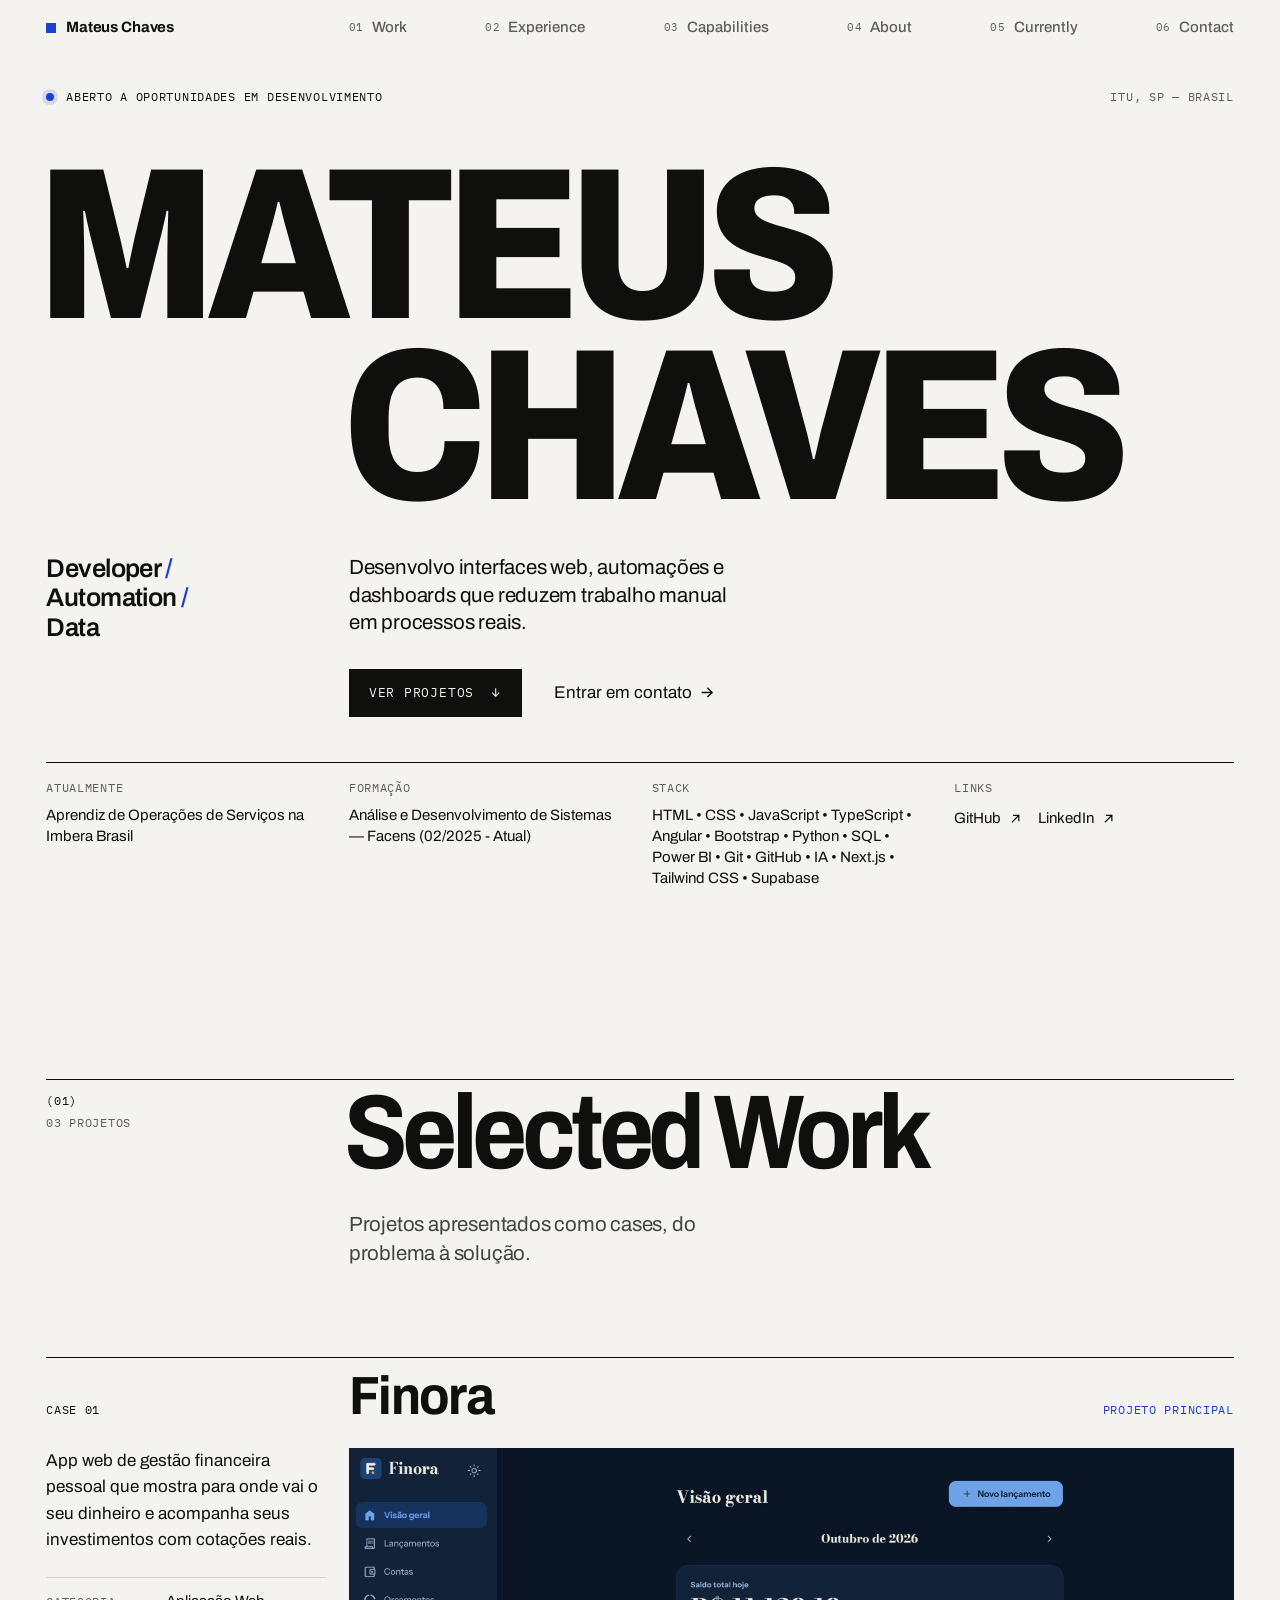
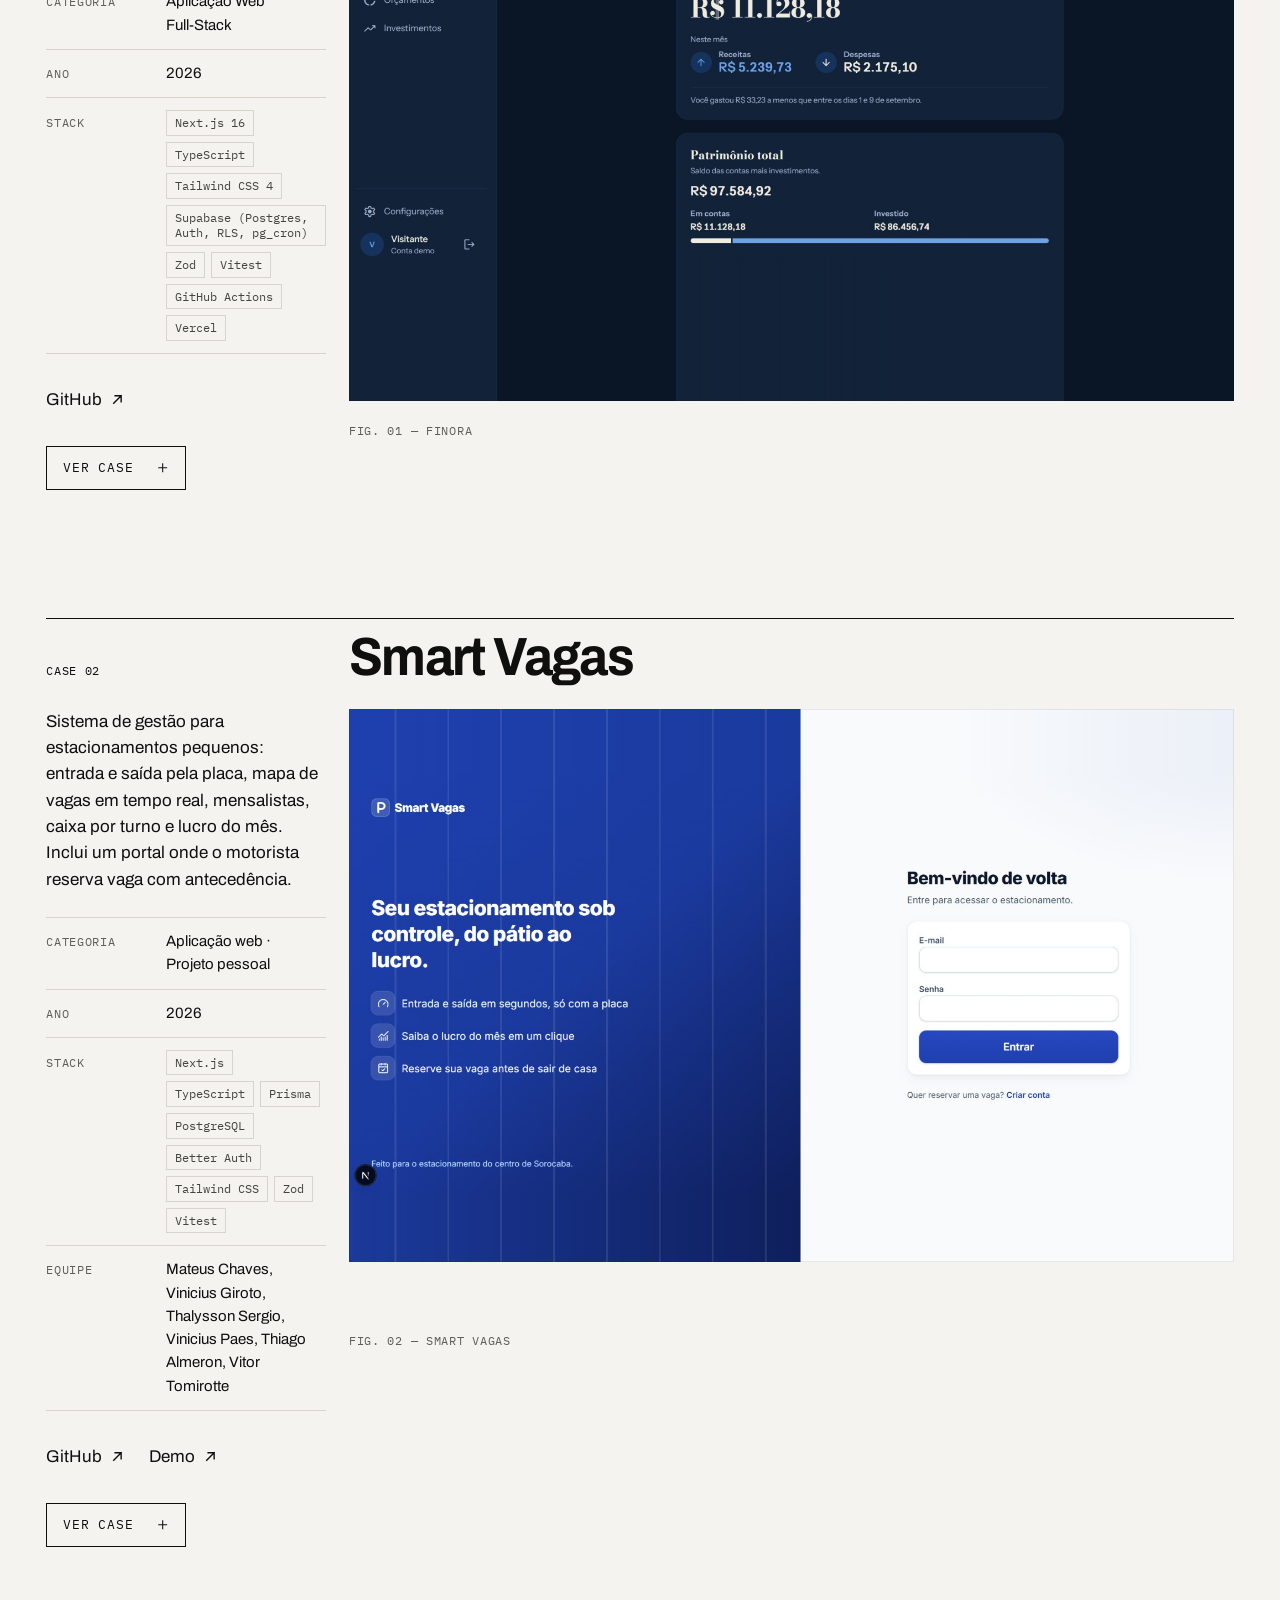
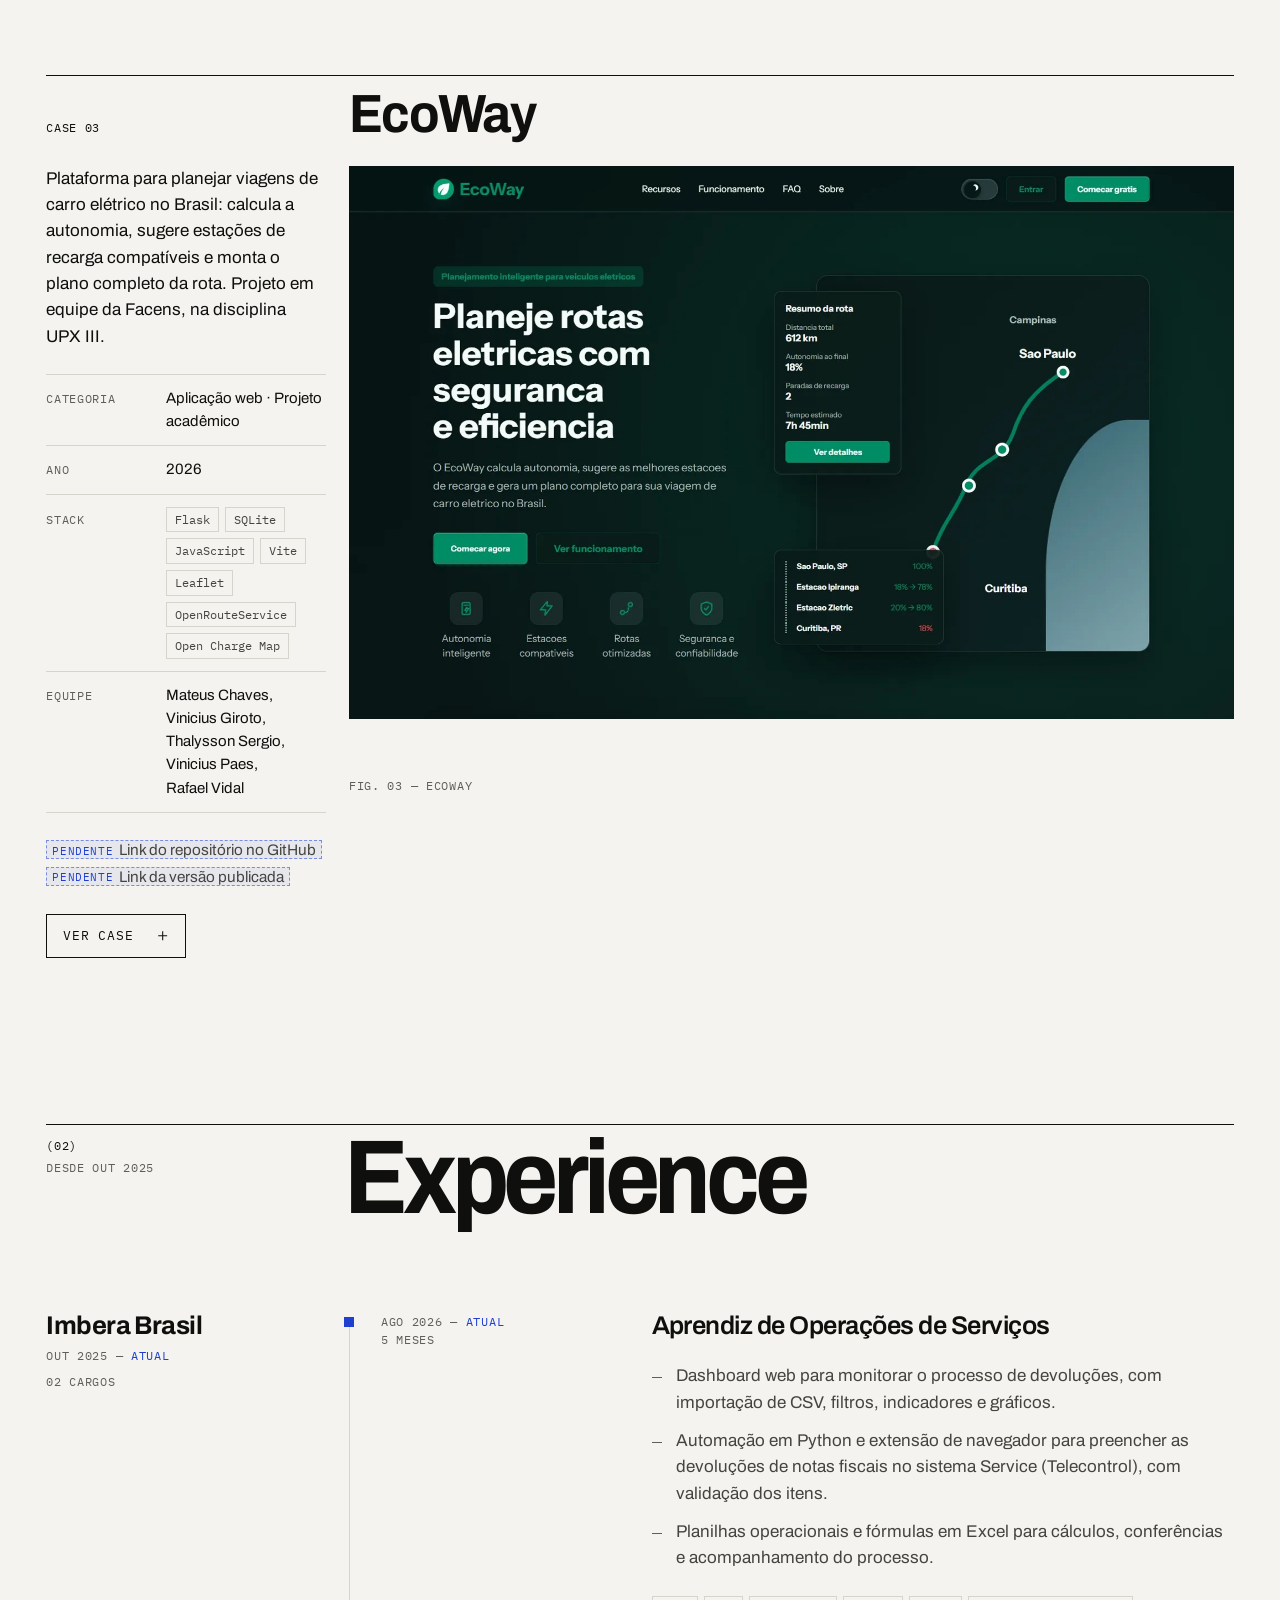
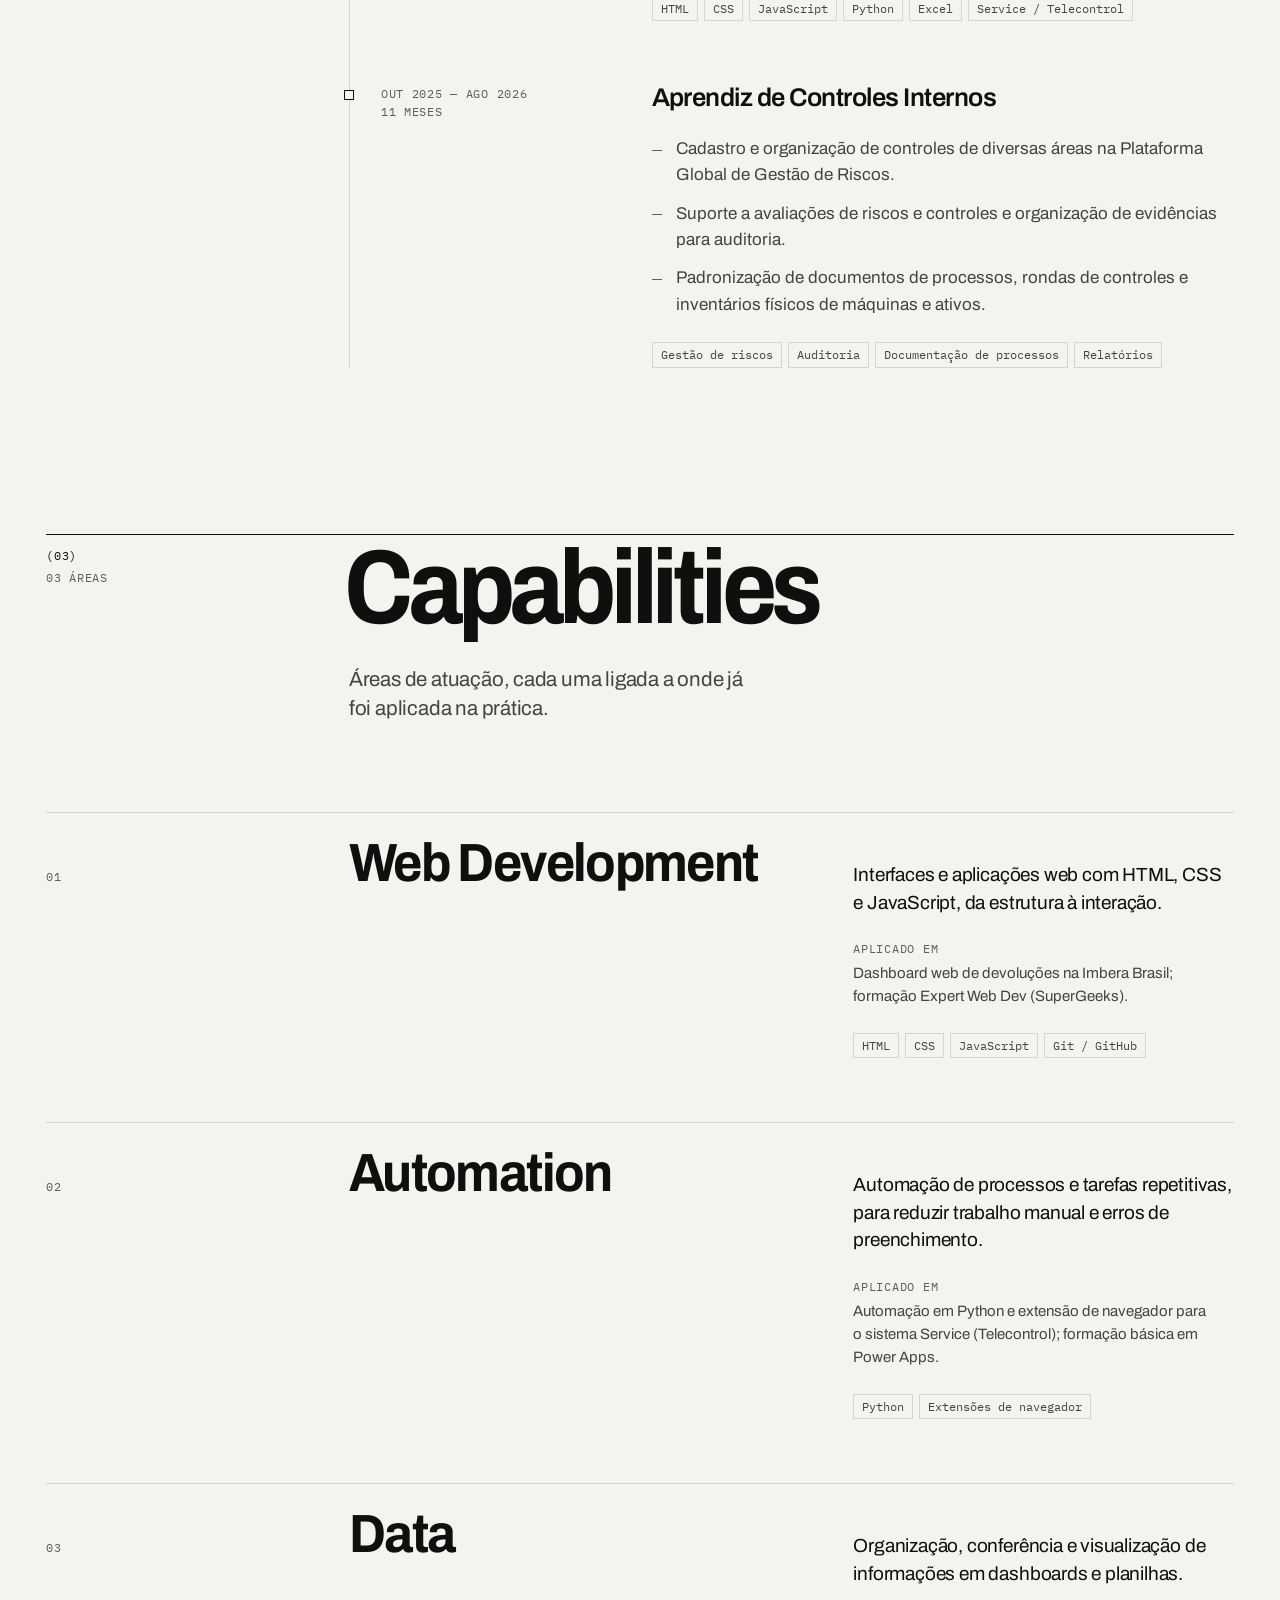
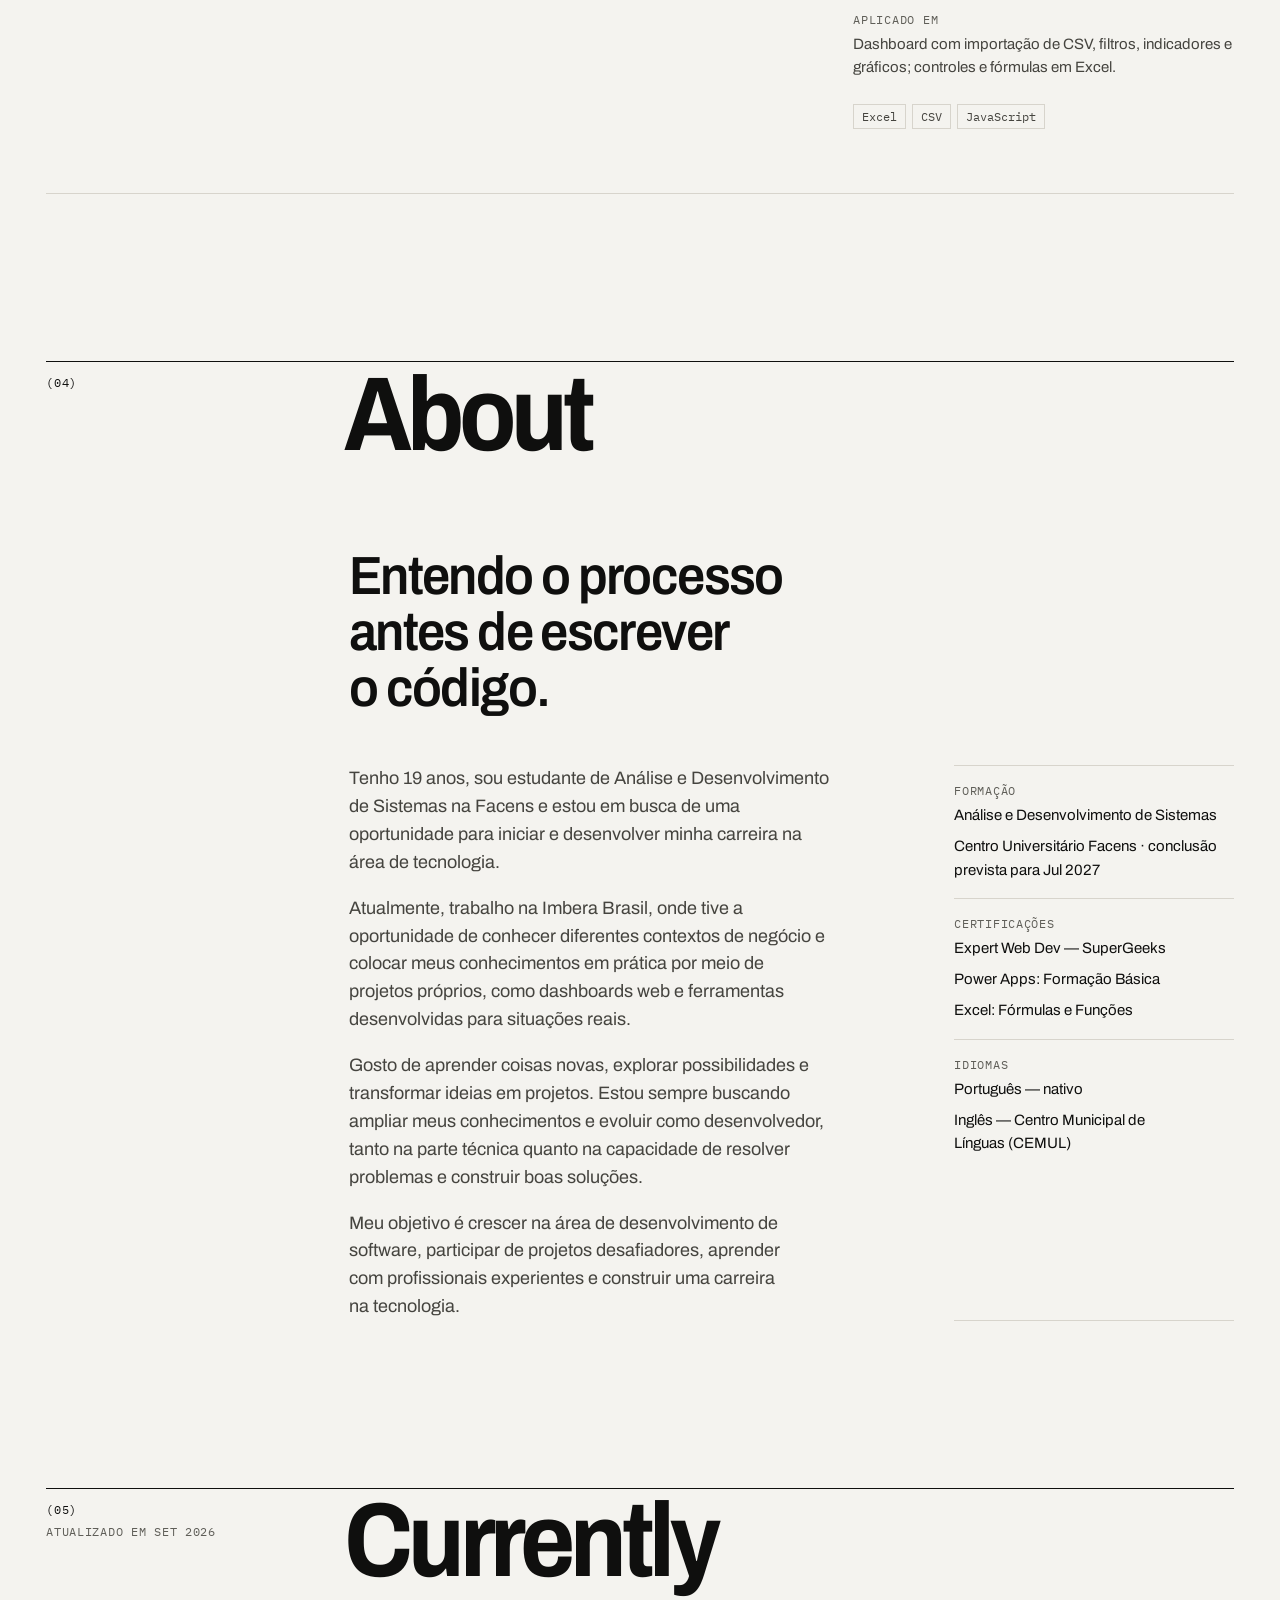
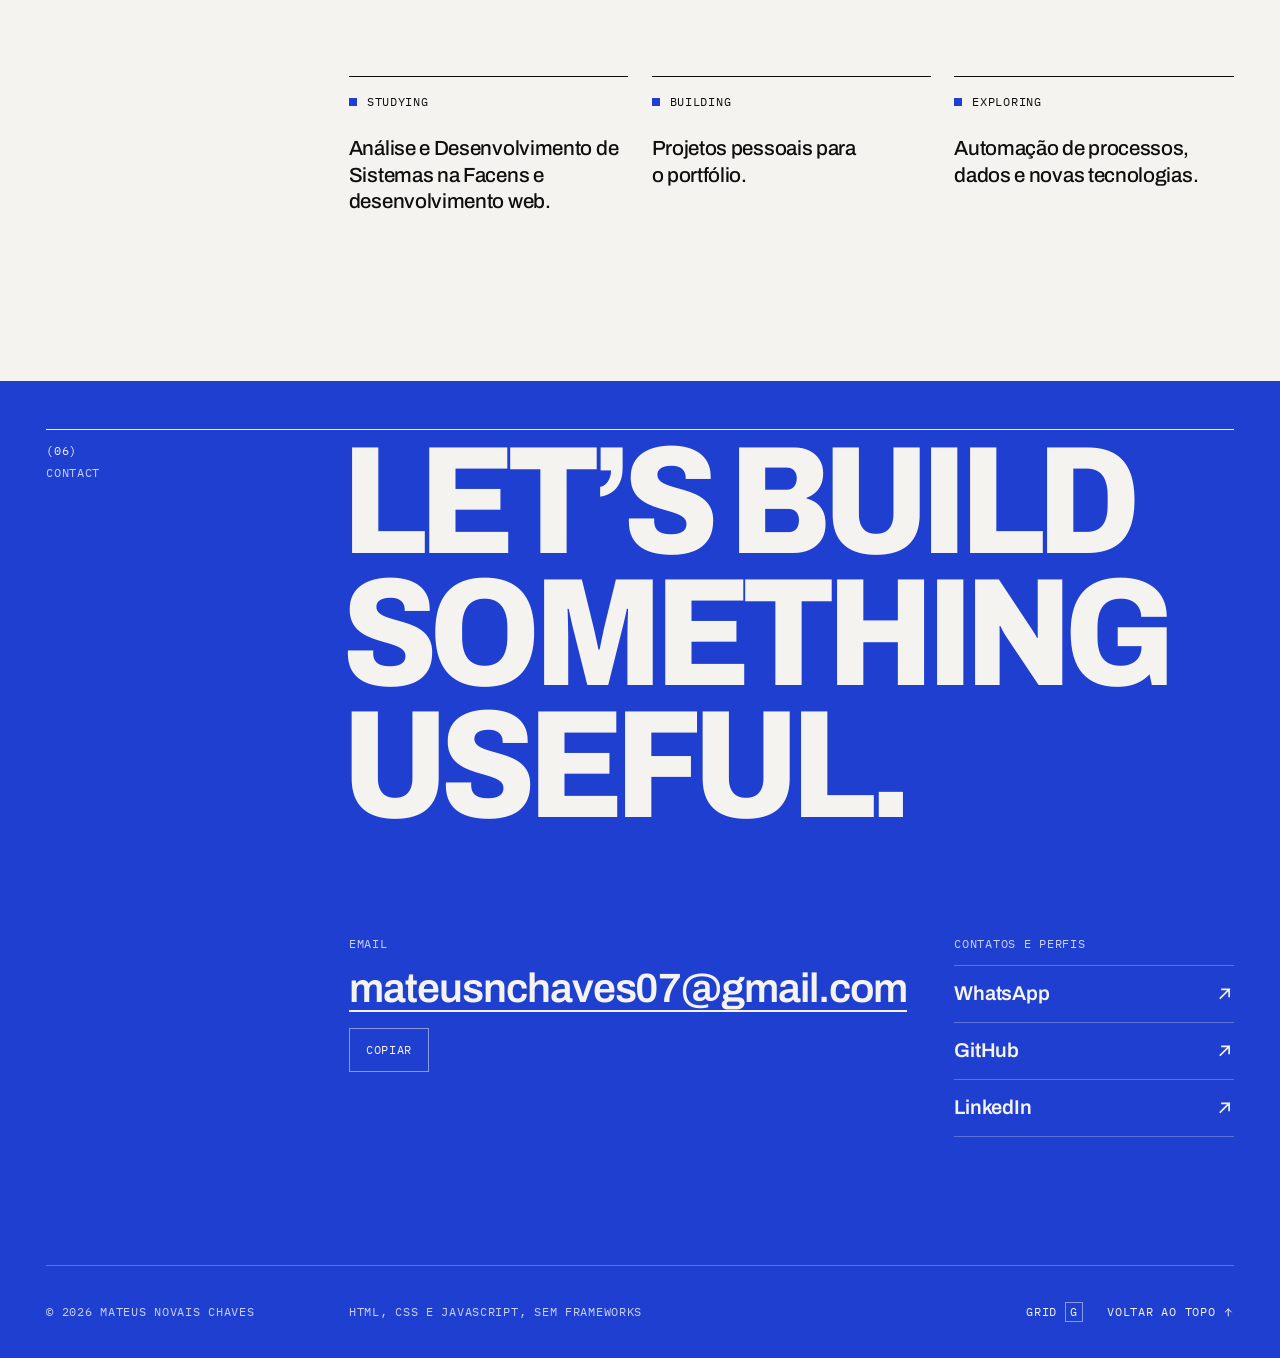
<file: index.html>
<!doctype html>
<html lang="pt-BR">
  <head>
    <meta charset="utf-8">
    <meta name="viewport" content="width=device-width, initial-scale=1">
    <title>Mateus Chaves — Developer / Automation / Data</title>
    <meta name="description" content="Portfólio de Mateus Chaves, estudante de Análise e Desenvolvimento de Sistemas. Desenvolvimento web, automação de processos e dados.">
    <meta name="author" content="Mateus Novais Chaves">
    <meta name="color-scheme" content="light">
    <meta name="theme-color" content="#dbdbdb">
    <link rel="canonical" href="https://mateusnchaves.github.io/">

    <meta property="og:type" content="website">
    <meta property="og:locale" content="pt_BR">
    <meta property="og:site_name" content="Mateus Chaves">
    <meta property="og:title" content="Mateus Chaves — Developer / Automation / Data">
    <meta property="og:description" content="Desenvolvimento web, automação de processos e dados.">
    <meta property="og:url" content="https://mateusnchaves.github.io/">
    <meta property="og:image" content="https://mateusnchaves.github.io/assets/og-image.png">
    <meta property="og:image:width" content="1200">
    <meta property="og:image:height" content="630">
    <meta property="og:image:alt" content="Mateus Chaves — Developer / Automation / Data">
    <meta name="twitter:card" content="summary_large_image">

    <link rel="icon" href="assets/favicon-32.png" sizes="32x32" type="image/png">
    <link rel="icon" href="assets/favicon.svg" type="image/svg+xml">
    <link rel="apple-touch-icon" href="assets/apple-touch-icon.png">

    <link rel="preconnect" href="https://fonts.googleapis.com">
    <link rel="preconnect" href="https://fonts.gstatic.com" crossorigin>
    <link rel="stylesheet" href="https://fonts.googleapis.com/css2?family=Archivo:wdth,wght@75..100,400..800&family=IBM+Plex+Mono:wght@400;500&display=swap">

    <link rel="stylesheet" href="src/styles/tokens.css">
    <link rel="stylesheet" href="src/styles/base.css">
    <link rel="stylesheet" href="src/styles/layout.css">
    <link rel="stylesheet" href="src/styles/components.css">
    <link rel="stylesheet" href="src/styles/sections.css">

    <script>document.documentElement.classList.add('js');</script>
    <script type="module" src="src/main.js"></script>

    <script type="application/ld+json">
      {
        "@context": "https://schema.org",
        "@type": "Person",
        "name": "Mateus Novais Chaves",
        "alternateName": "Mateus Chaves",
        "url": "https://mateusnchaves.github.io/",
        "email": "mailto:mateusnchaves07@gmail.com",
        "jobTitle": "Aprendiz de Operações de Serviços",
        "worksFor": { "@type": "Organization", "name": "Imbera Brasil" },
        "address": { "@type": "PostalAddress", "addressLocality": "Itu", "addressRegion": "SP", "addressCountry": "BR" },
        "knowsAbout": ["Desenvolvimento web", "Automação de processos", "Dados"],
        "sameAs": ["https://github.com/mateusnchaves", "https://www.linkedin.com/in/mateusnchaves"]
      }
    </script>
  </head>

  <body>
    <svg width="0" height="0" style="position: absolute" aria-hidden="true" focusable="false">
      <defs>
        <symbol id="icon-arrow-ne" viewBox="0 0 16 16">
          <path d="M4 12 12 4M5.5 4H12v6.5" fill="none" stroke="currentColor" stroke-width="1.5" stroke-linecap="square" />
        </symbol>
        <symbol id="icon-arrow-e" viewBox="0 0 16 16">
          <path d="M2.5 8H13M8.5 3.5 13 8l-4.5 4.5" fill="none" stroke="currentColor" stroke-width="1.5" stroke-linecap="square" />
        </symbol>
        <symbol id="icon-arrow-s" viewBox="0 0 16 16">
          <path d="M8 2.5V13M3.5 8.5 8 13l4.5-4.5" fill="none" stroke="currentColor" stroke-width="1.5" stroke-linecap="square" />
        </symbol>
        <symbol id="icon-arrow-n" viewBox="0 0 16 16">
          <path d="M8 13.5V3M3.5 7.5 8 3l4.5 4.5" fill="none" stroke="currentColor" stroke-width="1.5" stroke-linecap="square" />
        </symbol>
        <symbol id="icon-plus" viewBox="0 0 16 16">
          <path d="M8 2.5v11M2.5 8h11" fill="none" stroke="currentColor" stroke-width="1.5" stroke-linecap="square" />
        </symbol>
      </defs>
    </svg>

    <a class="skip-link" href="#main">Pular para o conteúdo</a>

    <header class="site-header" data-header>
      <div class="container site-header__inner">
        <a class="brand" href="#top"><span class="brand__mark" aria-hidden="true"></span>Mateus Chaves</a>
        <p class="site-header__current meta" aria-hidden="true" data-current-section>00 Index</p>
        <button
          class="menu-toggle meta"
          type="button"
          aria-expanded="false"
          aria-controls="site-nav"
          data-menu-toggle
          data-label-expanded="Fechar"
          data-label-collapsed="Menu"
        >Menu</button>
        <nav class="site-nav" id="site-nav" aria-label="Seções" data-nav>
          <ol class="site-nav__list">
            <li><a class="site-nav__link" href="#work"><span class="site-nav__index">01</span><span lang="en" data-label>Work</span></a></li>
            <li><a class="site-nav__link" href="#experience"><span class="site-nav__index">02</span><span lang="en" data-label>Experience</span></a></li>
            <li><a class="site-nav__link" href="#capabilities"><span class="site-nav__index">03</span><span lang="en" data-label>Capabilities</span></a></li>
            <li><a class="site-nav__link" href="#about"><span class="site-nav__index">04</span><span lang="en" data-label>About</span></a></li>
            <li><a class="site-nav__link" href="#currently"><span class="site-nav__index">05</span><span lang="en" data-label>Currently</span></a></li>
            <li><a class="site-nav__link" href="#contact"><span class="site-nav__index">06</span><span lang="en" data-label>Contact</span></a></li>
          </ol>
        </nav>
      </div>
    </header>

    <main id="main">
      <section class="hero" id="top" aria-labelledby="hero-title" data-section>
        <div class="container hero__inner">
          <div class="hero__top grid">
            <p class="hero__status status meta" data-intro style="--i: 0">
              <span class="status__dot" aria-hidden="true"></span>Aberto a oportunidades em desenvolvimento
            </p>
            <p class="hero__location meta" data-intro style="--i: 1">Itu, SP — Brasil</p>
          </div>

          <h1 class="hero__title" id="hero-title">
            <span class="hero__line">Mateus</span>
            <span class="hero__line">Chaves</span>
          </h1>

          <div class="hero__body grid">
            <p class="hero__role" lang="en" data-intro style="--i: 2">
              <span class="hero__role-part">Developer <span class="hero__role-sep">/</span></span>
              <span class="hero__role-part">Automation <span class="hero__role-sep">/</span></span>
              <span class="hero__role-part">Data</span>
            </p>
            <div class="hero__intro" data-intro style="--i: 3">
              <p class="hero__statement">
                Desenvolvo interfaces web, automações e dashboards que reduzem trabalho manual em processos reais.
              </p>
              <div class="hero__actions">
                <a class="button" href="#work">
                  Ver projetos
                  <svg class="icon" aria-hidden="true" focusable="false"><use href="#icon-arrow-s"></use></svg>
                </a>
                <a class="link-arrow" href="#contact">
                  Entrar em contato
                  <svg class="icon icon--east" aria-hidden="true" focusable="false"><use href="#icon-arrow-e"></use></svg>
                </a>
              </div>
            </div>
          </div>

          <dl class="hero__facts grid" data-intro style="--i: 4">
            <div class="fact">
              <dt class="meta">Atualmente</dt>
              <dd>Aprendiz de Operações de Serviços na Imbera Brasil</dd>
            </div>
            <div class="fact">
              <dt class="meta">Formação</dt>
              <dd>Análise e Desenvolvimento de Sistemas — Facens (02/2025 - Atual)</dd>
            </div>
            <div class="fact">
              <dt class="meta">Stack</dt>
              <dd>HTML • CSS • JavaScript • TypeScript • Angular • Bootstrap • Python • SQL • Power BI • Git • GitHub • IA • Next.js • Tailwind CSS • Supabase</dd>
            </div>
            <div class="fact">
              <dt class="meta">Links</dt>
              <dd class="fact__links">
                <a class="link-arrow" href="https://github.com/mateusnchaves" target="_blank" rel="me noopener noreferrer">
                  <span>GitHub<span class="visually-hidden"> (abre em nova aba)</span></span>
                  <svg class="icon" aria-hidden="true" focusable="false"><use href="#icon-arrow-ne"></use></svg>
                </a>
                <a class="link-arrow" href="https://www.linkedin.com/in/mateusnchaves" target="_blank" rel="me noopener noreferrer">
                  <span>LinkedIn<span class="visually-hidden"> (abre em nova aba)</span></span>
                  <svg class="icon" aria-hidden="true" focusable="false"><use href="#icon-arrow-ne"></use></svg>
                </a>
              </dd>
            </div>
          </dl>
        </div>
      </section>

      <section class="section" id="work" aria-labelledby="work-title" data-section>
        <div class="container">
          <header class="section-head grid" data-reveal>
            <p class="section-head__label">
              <span class="section-head__index meta">(01)</span>
              <span class="meta" data-meta="projects"></span>
            </p>
            <h2 class="section-head__title" id="work-title" lang="en">Selected Work</h2>
            <p class="section-head__lede">Projetos apresentados como cases, do problema à solução.</p>
          </header>
          <div data-mount="projects">
            <noscript>
              <p>Os projetos são carregados com JavaScript. Veja os repositórios no <a href="https://github.com/mateusnchaves">GitHub</a>.</p>
            </noscript>
          </div>
        </div>
      </section>

      <section class="section" id="experience" aria-labelledby="experience-title" data-section>
        <div class="container">
          <header class="section-head grid" data-reveal>
            <p class="section-head__label">
              <span class="section-head__index meta">(02)</span>
              <span class="meta" data-meta="experience"></span>
            </p>
            <h2 class="section-head__title" id="experience-title" lang="en">Experience</h2>
          </header>
          <div data-mount="experience">
            <noscript>
              <p>A experiência profissional é carregada com JavaScript. Veja o perfil no <a href="https://www.linkedin.com/in/mateusnchaves">LinkedIn</a>.</p>
            </noscript>
          </div>
        </div>
      </section>

      <section class="section" id="capabilities" aria-labelledby="capabilities-title" data-section>
        <div class="container">
          <header class="section-head grid" data-reveal>
            <p class="section-head__label">
              <span class="section-head__index meta">(03)</span>
              <span class="meta" data-meta="capabilities"></span>
            </p>
            <h2 class="section-head__title" id="capabilities-title" lang="en">Capabilities</h2>
            <p class="section-head__lede">Áreas de atuação, cada uma ligada a onde já foi aplicada na prática.</p>
          </header>
          <div data-mount="capabilities"></div>
        </div>
      </section>

      <section class="section" id="about" aria-labelledby="about-title" data-section>
        <div class="container">
          <header class="section-head grid" data-reveal>
            <p class="section-head__label">
              <span class="section-head__index meta">(04)</span>
            </p>
            <h2 class="section-head__title" id="about-title" lang="en">About</h2>
          </header>

          <div class="about grid">
            <p class="about__lead" data-reveal>Entendo o processo antes de escrever o código.</p>

            <div class="about__text" data-reveal>
              <p>
                Tenho 19 anos, sou estudante de Análise e Desenvolvimento de Sistemas na Facens e estou em busca de uma oportunidade para iniciar e desenvolver minha carreira na área de tecnologia.
              </p>
              <p>
                Atualmente, trabalho na Imbera Brasil, onde tive a oportunidade de conhecer diferentes contextos de negócio e colocar meus conhecimentos em prática por meio de projetos próprios, como dashboards web e ferramentas desenvolvidas para situações reais.
              </p>
              <p>
                Gosto de aprender coisas novas, explorar possibilidades e transformar ideias em projetos. Estou sempre buscando ampliar meus conhecimentos e evoluir como desenvolvedor, tanto na parte técnica quanto na capacidade de resolver problemas e construir boas soluções.
              </p>
              <p>
                Meu objetivo é crescer na área de desenvolvimento de software, participar de projetos desafiadores, aprender com profissionais experientes e construir uma carreira na tecnologia.
              </p>
            </div>

            <dl class="about__facts" data-reveal>
              <div class="about__fact">
                <dt class="meta">Formação</dt>
                <dd>Análise e Desenvolvimento de Sistemas</dd>
                <dd>Centro Universitário Facens · conclusão prevista para Jul 2027</dd>
              </div>
              <div class="about__fact">
                <dt class="meta">Certificações</dt>
                <dd>Expert Web Dev — SuperGeeks</dd>
                <dd>Power Apps: Formação Básica</dd>
                <dd>Excel: Fórmulas e Funções</dd>
              </div>
              <div class="about__fact">
                <dt class="meta">Idiomas</dt>
                <dd>Português — nativo</dd>
                <dd>Inglês — Centro Municipal de Línguas (CEMUL)</dd>
              </div>
            </dl>
          </div>
        </div>
      </section>

      <section class="section" id="currently" aria-labelledby="currently-title" data-section>
        <div class="container">
          <header class="section-head grid" data-reveal>
            <p class="section-head__label">
              <span class="section-head__index meta">(05)</span>
              <span class="meta" data-meta="currently"></span>
            </p>
            <h2 class="section-head__title" id="currently-title" lang="en">Currently</h2>
          </header>
          <div data-mount="currently"></div>
        </div>
      </section>

      <section class="contact" id="contact" aria-labelledby="contact-title" data-section>
        <div class="container">
          <header class="section-head grid">
            <p class="section-head__label">
              <span class="section-head__index meta">(06)</span>
              <span class="meta" lang="en">Contact</span>
            </p>
            <h2 class="section-head__title contact__title" id="contact-title" lang="en" data-reveal>
              <span>Let’s build</span>
              <span>something</span>
              <span>useful.</span>
            </h2>
          </header>

          <div class="contact__body grid">
            <div class="contact__block contact__block--email" data-reveal>
              <p class="meta">Email</p>
              <div class="contact__email">
                <a class="contact__email-link" href="mailto:mateusnchaves07@gmail.com">mateusnchaves07@gmail.com</a>
                <button
                  class="contact__copy"
                  type="button"
                  hidden
                  data-copy="mateusnchaves07@gmail.com"
                  data-copied-label="Copiado"
                  data-copied-message="Email copiado para a área de transferência."
                >Copiar</button>
                <span class="visually-hidden" role="status" data-copy-status></span>
              </div>
            </div>

            <div class="contact__block contact__block--links" data-reveal>
              <p class="meta">Contatos e perfis</p>
              <ul class="contact__links">
                <li>
                  <a class="link-arrow" href="https://wa.link/pujfuz" target="_blank" rel="noopener noreferrer">
                    <span>WhatsApp<span class="visually-hidden"> (abre em nova aba)</span></span>
                    <svg class="icon" aria-hidden="true" focusable="false"><use href="#icon-arrow-ne"></use></svg>
                  </a>
                </li>
                <li>
                  <a class="link-arrow" href="https://github.com/mateusnchaves" target="_blank" rel="me noopener noreferrer">
                    <span>GitHub<span class="visually-hidden"> (abre em nova aba)</span></span>
                    <svg class="icon" aria-hidden="true" focusable="false"><use href="#icon-arrow-ne"></use></svg>
                  </a>
                </li>
                <li>
                  <a class="link-arrow" href="https://www.linkedin.com/in/mateusnchaves" target="_blank" rel="me noopener noreferrer">
                    <span>LinkedIn<span class="visually-hidden"> (abre em nova aba)</span></span>
                    <svg class="icon" aria-hidden="true" focusable="false"><use href="#icon-arrow-ne"></use></svg>
                  </a>
                </li>
              </ul>
            </div>
          </div>
        </div>
      </section>
    </main>

    <footer class="site-footer">
      <div class="container">
        <div class="grid site-footer__inner">
          <p class="site-footer__item meta">© <span data-year>2026</span> Mateus Novais Chaves</p>
          <p class="site-footer__item meta">HTML, CSS e JavaScript, sem frameworks</p>
          <div class="site-footer__actions meta">
            <button type="button" aria-pressed="false" data-grid-toggle>Grid <kbd>G</kbd></button>
            <a href="#top">
              Voltar ao topo
              <svg class="icon" aria-hidden="true" focusable="false"><use href="#icon-arrow-n"></use></svg>
            </a>
          </div>
        </div>
      </div>
    </footer>

    <div class="grid-overlay" aria-hidden="true" hidden data-grid-overlay></div>
  </body>
</html>
</file>
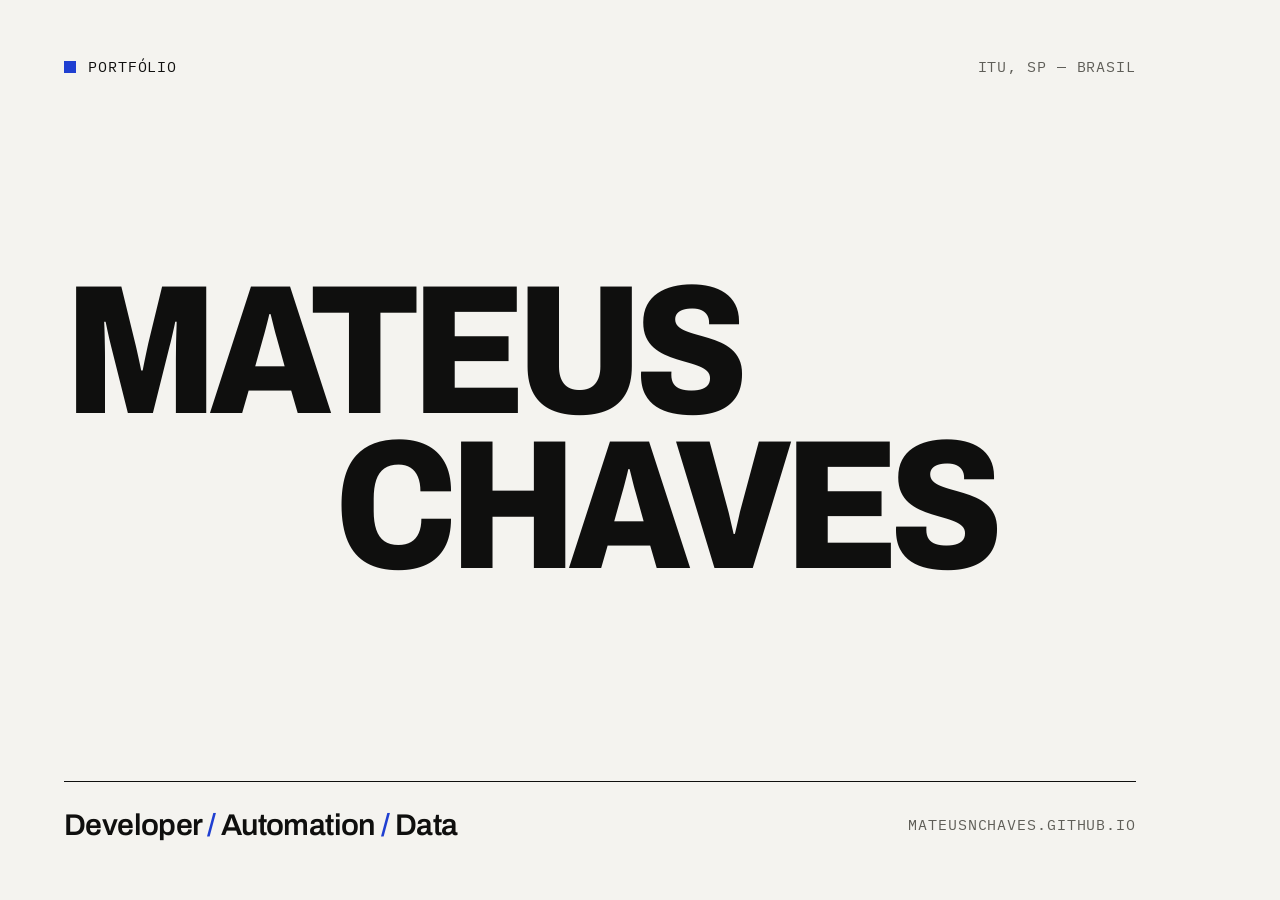
<file: tools/og-image.html>
<!doctype html>
<!--
  Modelo da imagem de compartilhamento (assets/og-image.png).
  Para gerar de novo: abra este arquivo pelo servidor local, ative o modo
  responsivo do DevTools em 1200 × 630 e use "Capture screenshot".
-->
<html lang="pt-BR">
  <head>
    <meta charset="utf-8">
    <title>OG image</title>
    <link rel="stylesheet" href="https://fonts.googleapis.com/css2?family=Archivo:wdth,wght@75..100,400..800&family=IBM+Plex+Mono:wght@400;500&display=swap">
    <link rel="stylesheet" href="../src/styles/tokens.css">
    <link rel="stylesheet" href="../src/styles/base.css">
    <style>
      body {
        width: 1200px;
        height: 630px;
        overflow: hidden;
      }

      .og {
        display: grid;
        grid-template-rows: auto 1fr auto;
        height: 100%;
        padding: 56px 64px 52px;
      }

      .og__top,
      .og__bottom {
        display: flex;
        justify-content: space-between;
        align-items: center;
      }

      .og__bottom {
        padding-top: 20px;
        border-top: var(--rule-strong);
      }

      .og__brand {
        display: flex;
        align-items: center;
        gap: 12px;
        color: var(--color-ink);
      }

      .og__brand::before {
        content: "";
        width: 12px;
        height: 12px;
        background-color: var(--color-cobalt);
      }

      .og__name {
        align-self: center;
        font-size: 184px;
        font-weight: 800;
        font-stretch: var(--stretch-display);
        line-height: 0.84;
        letter-spacing: var(--tracking-display);
        text-transform: uppercase;
      }

      .og__name span {
        display: block;
      }

      .og__name span + span {
        padding-left: 270px;
      }

      .og__role {
        font-size: 30px;
        font-weight: 600;
        letter-spacing: -0.02em;
      }

      .og__role b {
        color: var(--color-cobalt);
        font-weight: inherit;
      }

      .meta {
        font-size: 15px;
      }
    </style>
  </head>
  <body>
    <main class="og">
      <div class="og__top">
        <p class="og__brand meta">Portfólio</p>
        <p class="meta">Itu, SP — Brasil</p>
      </div>
      <h1 class="og__name"><span>Mateus</span><span>Chaves</span></h1>
      <div class="og__bottom">
        <p class="og__role" lang="en">Developer <b>/</b> Automation <b>/</b> Data</p>
        <p class="meta">mateusnchaves.github.io</p>
      </div>
    </main>
  </body>
</html>
</file>
<file: src/styles/tokens.css>
:root {
  /* Color */
  --color-paper: #f4f3ef;
  --color-surface: #eae8e2;
  --color-ink: #0f0f0e;
  --color-ink-2: #45443f;
  --color-ink-3: #5f5e58;
  --color-line: #d7d4cc;
  --color-cobalt: #1f3fd1;
  --color-cobalt-tint: rgb(31 63 209 / 0.06);
  --color-on-cobalt: #f4f3ef;
  --color-on-cobalt-2: #c9d2f7;

  /* Type */
  --font-sans: "Archivo", "Helvetica Neue", Arial, system-ui, sans-serif;
  --font-mono: "IBM Plex Mono", ui-monospace, "SFMono-Regular", Menlo, Consolas, monospace;

  --text-hero: clamp(4.25rem, min(17vw, 24svh), 16.5rem);
  --text-display: clamp(3rem, 8.2vw, 8rem);
  --text-h2: clamp(2rem, 4.2vw, 3.75rem);
  --text-h3: clamp(1.375rem, 2vw, 1.75rem);
  --text-lead: clamp(1.1875rem, 1.6vw, 1.5rem);
  --text-body: 1.0625rem;
  --text-small: 0.9375rem;
  --text-meta: 0.75rem;

  --leading-display: 0.86;
  --leading-heading: 1.04;
  --leading-body: 1.55;

  --tracking-display: -0.05em;
  --tracking-heading: -0.03em;
  --tracking-meta: 0.06em;

  --stretch-display: 88%;
  /* Compensa o recuo lateral das letras em tamanhos grandes, alinhando-as à borda do grid. */
  --optical-offset: -0.045em;

  /* Space */
  --space-1: 0.25rem;
  --space-2: 0.5rem;
  --space-3: 0.75rem;
  --space-4: 1rem;
  --space-5: 1.5rem;
  --space-6: 2rem;
  --space-7: 3rem;
  --space-8: 4rem;
  --space-9: 6rem;

  /* Layout */
  --columns: 12;
  --gutter: clamp(1rem, 1.8vw, 1.5rem);
  --margin: clamp(1rem, 3.6vw, 3.5rem);
  --max-width: 100rem;
  --header-height: 3.5rem;
  --section-space: clamp(6rem, 13vw, 11rem);

  --rule: 1px solid var(--color-line);
  --rule-strong: 1px solid var(--color-ink);

  /* Motion */
  --ease-out: cubic-bezier(0.2, 0.7, 0.1, 1);
  --duration-fast: 160ms;
  --duration-base: 320ms;
  --duration-slow: 800ms;
}
</file>
<file: src/styles/base.css>
*,
*::before,
*::after {
  box-sizing: border-box;
}

* {
  margin: 0;
}

html {
  color-scheme: light;
  -webkit-text-size-adjust: 100%;
  text-size-adjust: 100%;
}

body {
  min-height: 100vh;
  background-color: var(--color-paper);
  color: var(--color-ink);
  font-family: var(--font-sans);
  font-size: var(--text-body);
  line-height: var(--leading-body);
  font-kerning: normal;
  -webkit-font-smoothing: antialiased;
  -moz-osx-font-smoothing: grayscale;
}

img,
svg {
  display: block;
  max-width: 100%;
}

img {
  height: auto;
}

ul,
ol {
  padding: 0;
  list-style: none;
}

a {
  color: inherit;
  text-decoration: none;
}

button {
  padding: 0;
  border: 0;
  background: none;
  color: inherit;
  font: inherit;
  cursor: pointer;
}

h1,
h2,
h3,
h4 {
  font-size: inherit;
  font-weight: inherit;
  line-height: var(--leading-heading);
  text-wrap: balance;
}

p,
li,
dd {
  text-wrap: pretty;
}

code {
  font-family: var(--font-mono);
  font-size: 0.92em;
}

::selection {
  background-color: var(--color-cobalt);
  color: var(--color-on-cobalt);
}

:focus-visible {
  outline: 2px solid var(--color-cobalt);
  outline-offset: 3px;
}

[id] {
  scroll-margin-top: var(--header-height);
}

/* Utilities */

.visually-hidden:not(:focus, :active) {
  position: absolute;
  width: 1px;
  height: 1px;
  overflow: hidden;
  clip-path: inset(50%);
  white-space: nowrap;
}

.meta {
  font-family: var(--font-mono);
  font-size: var(--text-meta);
  font-weight: 400;
  line-height: 1.5;
  letter-spacing: var(--tracking-meta);
  text-transform: uppercase;
  color: var(--color-ink-3);
  font-variant-numeric: tabular-nums;
}

.skip-link {
  position: fixed;
  top: var(--space-3);
  left: var(--space-3);
  z-index: 100;
  padding: var(--space-3) var(--space-4);
  background-color: var(--color-ink);
  color: var(--color-paper);
  font-family: var(--font-mono);
  font-size: var(--text-meta);
  letter-spacing: var(--tracking-meta);
  text-transform: uppercase;
  transform: translateY(-200%);
}

.skip-link:focus {
  transform: none;
}

/* Motion */

@media (prefers-reduced-motion: no-preference) {
  html {
    scroll-behavior: smooth;
  }

  .has-reveal [data-reveal] {
    transition:
      opacity var(--duration-slow) var(--ease-out) var(--reveal-delay, 0ms),
      transform var(--duration-slow) var(--ease-out) var(--reveal-delay, 0ms);
  }

  .has-reveal [data-reveal]:not(.is-revealed) {
    opacity: 0;
    transform: translateY(1.5rem);
  }
}

@media (prefers-reduced-motion: reduce) {
  *,
  *::before,
  *::after {
    animation-duration: 0.01ms !important;
    animation-iteration-count: 1 !important;
    transition-duration: 0.01ms !important;
    transition-delay: 0ms !important;
  }
}
</file>
<file: src/styles/layout.css>
/*
  Breakpoints
  48em  (768px)  tablet
  60em  (960px)  navegação em linha
  64em  (1024px) desktop — ativa a coluna lateral de metadados (colunas 1–3)
*/

.container {
  width: 100%;
  max-width: var(--max-width);
  margin-inline: auto;
  padding-inline: var(--margin);
}

.grid {
  display: grid;
  grid-template-columns: repeat(var(--columns), minmax(0, 1fr));
  column-gap: var(--gutter);
}

.scroll-sentinel {
  position: absolute;
  top: 0;
  left: 0;
  width: 1px;
  height: 8px;
  pointer-events: none;
}

/* Header */

.site-header {
  position: fixed;
  inset: 0 0 auto;
  z-index: 50;
  background-color: var(--color-paper);
  border-bottom: 1px solid transparent;
  transition: border-color var(--duration-base) ease;
}

.site-header.is-scrolled,
.is-menu-open .site-header {
  border-bottom-color: var(--color-line);
}

.site-header__inner {
  display: flex;
  align-items: center;
  justify-content: space-between;
  gap: var(--space-4);
  height: var(--header-height);
}

.brand {
  display: inline-flex;
  align-items: center;
  gap: 0.625rem;
  font-size: var(--text-small);
  font-weight: 700;
  letter-spacing: -0.01em;
  white-space: nowrap;
}

.brand__mark {
  width: 0.625rem;
  height: 0.625rem;
  background-color: var(--color-cobalt);
  transition: transform var(--duration-base) var(--ease-out);
}

.brand:hover .brand__mark {
  transform: rotate(45deg);
}

.site-header__current {
  flex: 1;
  color: var(--color-ink);
  text-align: center;
}

.menu-toggle {
  min-width: 3.5rem;
  min-height: 2.75rem;
  color: var(--color-ink);
  text-align: right;
}

.site-nav__link {
  position: relative;
  display: inline-flex;
  align-items: baseline;
  gap: 0.5rem;
  color: var(--color-ink-3);
  font-size: var(--text-small);
  font-weight: 500;
  transition: color var(--duration-fast) ease;
}

.site-nav__index {
  font-family: var(--font-mono);
  font-size: 0.6875rem;
  font-weight: 400;
  letter-spacing: var(--tracking-meta);
  font-variant-numeric: tabular-nums;
  transition: color var(--duration-fast) ease;
}

.site-nav__link:hover,
.site-nav__link[aria-current="true"] {
  color: var(--color-ink);
}

.site-nav__link[aria-current="true"] .site-nav__index {
  color: var(--color-cobalt);
}

@media (max-width: 59.99em) {
  .site-nav {
    position: fixed;
    inset: var(--header-height) 0 0;
    display: none;
    overflow-y: auto;
    padding: var(--space-5) var(--margin) var(--space-7);
    background-color: var(--color-paper);
  }

  .is-menu-open {
    overflow: hidden;
  }

  .is-menu-open .site-nav {
    display: block;
    animation: menu-in var(--duration-base) var(--ease-out);
  }

  .site-nav__link {
    width: 100%;
    padding-block: var(--space-4);
    border-bottom: var(--rule);
    color: var(--color-ink);
    font-size: clamp(2rem, 9vw, 3rem);
    font-weight: 700;
    font-stretch: var(--stretch-display);
    letter-spacing: var(--tracking-heading);
    line-height: 1;
  }

  .site-nav__index {
    min-width: 2rem;
    color: var(--color-ink-3);
  }
}

@media (min-width: 60em) {
  .site-header__inner {
    display: grid;
    grid-template-columns: repeat(var(--columns), minmax(0, 1fr));
    column-gap: var(--gutter);
  }

  .brand {
    grid-column: 1 / span 3;
  }

  .site-nav {
    grid-column: 4 / -1;
    align-self: stretch;
  }

  .site-nav__list {
    display: flex;
    justify-content: space-between;
    height: 100%;
  }

  .site-nav__link {
    align-items: center;
    height: 100%;
  }

  .site-nav__link::after {
    content: "";
    position: absolute;
    right: 0;
    bottom: -1px;
    left: 0;
    height: 2px;
    background-color: var(--color-cobalt);
    transform: scaleX(0);
    transform-origin: left;
    transition: transform var(--duration-base) var(--ease-out);
  }

  .site-nav__link[aria-current="true"]::after {
    transform: scaleX(1);
  }

  .site-header__current,
  .menu-toggle {
    display: none;
  }
}

@keyframes menu-in {
  from {
    opacity: 0;
    transform: translateY(-0.5rem);
  }
}

/* Sections */

.section {
  padding-top: var(--section-space);
}

.section-head {
  row-gap: var(--space-5);
  margin-bottom: clamp(3rem, 7vw, 6.5rem);
  padding-top: var(--space-3);
  border-top: var(--rule-strong);
}

.section-head__label {
  display: flex;
  grid-column: 1 / -1;
  justify-content: space-between;
  gap: var(--space-4);
}

.section-head__index {
  color: var(--color-ink);
}

.section-head__title {
  grid-column: 1 / -1;
  margin-left: var(--optical-offset);
  font-size: var(--text-display);
  font-weight: 700;
  font-stretch: var(--stretch-display);
  line-height: var(--leading-display);
  letter-spacing: var(--tracking-display);
}

.section-head__lede {
  grid-column: 1 / -1;
  max-width: 34ch;
  color: var(--color-ink-2);
  font-size: var(--text-lead);
  line-height: 1.4;
  letter-spacing: -0.01em;
}

@media (min-width: 64em) {
  .section-head {
    row-gap: var(--space-6);
  }

  .section-head__label {
    grid-column: 1 / span 3;
    flex-direction: column;
    justify-content: flex-start;
    gap: var(--space-1);
  }

  .section-head__title {
    grid-column: 4 / -1;
    margin-top: -0.04em;
  }

  .section-head__lede {
    grid-column: 4 / span 6;
  }
}

/* Footer */

.site-footer {
  background-color: var(--color-cobalt);
  color: var(--color-on-cobalt);
}

.site-footer__inner {
  row-gap: var(--space-3);
  padding-block: var(--space-5);
  border-top: 1px solid rgb(244 243 239 / 0.28);
}

.site-footer .meta {
  color: var(--color-on-cobalt-2);
}

.site-footer__item {
  grid-column: 1 / -1;
}

.site-footer__actions {
  display: flex;
  grid-column: 1 / -1;
  gap: var(--space-5);
}

.site-footer__actions a,
.site-footer__actions button {
  display: inline-flex;
  align-items: center;
  gap: 0.5rem;
  min-height: 2.75rem;
  color: var(--color-on-cobalt);
  text-transform: inherit;
  letter-spacing: inherit;
}

.site-footer__actions .icon {
  transition: transform var(--duration-base) var(--ease-out);
}

.site-footer__actions a:hover .icon {
  transform: translateY(-2px);
}

.site-footer kbd {
  padding: 0 0.35em;
  border: 1px solid rgb(244 243 239 / 0.5);
  font-family: inherit;
}

.site-footer__actions button[aria-pressed="true"] {
  text-decoration: underline;
  text-underline-offset: 0.3em;
}

@media (min-width: 48em) {
  .site-footer__inner {
    align-items: center;
  }

  .site-footer__item {
    grid-column: span 6;
  }

  .site-footer__actions {
    grid-column: 1 / -1;
  }
}

@media (min-width: 64em) {
  .site-footer__item:first-child {
    grid-column: 1 / span 3;
  }

  .site-footer__item {
    grid-column: span 4;
  }

  .site-footer__actions {
    grid-column: span 5;
    justify-content: flex-end;
  }
}

@media (hover: none) {
  [data-grid-toggle] {
    display: none !important;
  }
}

/* Grid overlay (tecla G) */

.grid-overlay {
  position: fixed;
  inset: 0;
  z-index: 90;
  pointer-events: none;
}

.grid-overlay[hidden] {
  display: none;
}

.grid-overlay > .grid {
  height: 100%;
}

.grid-overlay span {
  background-color: rgb(31 63 209 / 0.07);
  box-shadow:
    inset 1px 0 rgb(31 63 209 / 0.22),
    inset -1px 0 rgb(31 63 209 / 0.22);
}
</file>
<file: src/styles/components.css>
/* Icon */

.icon {
  flex: none;
  width: 0.875em;
  height: 0.875em;
}

/* Button */

.button {
  display: inline-flex;
  align-items: center;
  gap: var(--space-4);
  min-height: 3rem;
  padding-inline: 1.25rem;
  background-color: var(--color-ink);
  color: var(--color-paper);
  font-family: var(--font-mono);
  font-size: 0.8125rem;
  letter-spacing: var(--tracking-meta);
  text-transform: uppercase;
  transition: background-color var(--duration-fast) ease;
}

.button .icon {
  transition: transform var(--duration-base) var(--ease-out);
}

.button:hover {
  background-color: var(--color-cobalt);
}

.button:hover .icon {
  transform: translateY(3px);
}

/* Text link with arrow */

.link-arrow {
  display: inline-flex;
  align-items: center;
  gap: 0.5rem;
  min-height: 2.75rem;
  background: linear-gradient(currentColor, currentColor) 0 calc(100% - 0.6rem) / 0 1px no-repeat;
  transition:
    background-size var(--duration-base) var(--ease-out),
    color var(--duration-fast) ease;
}

.link-arrow .icon {
  transition: transform var(--duration-base) var(--ease-out);
}

.link-arrow:hover {
  background-size: calc(100% - 1.375em) 1px;
  color: var(--color-cobalt);
}

.link-arrow:hover .icon {
  transform: translate(2px, -2px);
}

.link-arrow:hover .icon--east {
  transform: translateX(3px);
}

/* Tags */

.tags {
  display: flex;
  flex-wrap: wrap;
  gap: 0.375rem;
}

.tag {
  padding: 0.25rem 0.5rem;
  border: var(--rule);
  color: var(--color-ink-2);
  font-family: var(--font-mono);
  font-size: 0.75rem;
  line-height: 1.3;
}

/* Status */

.status {
  display: inline-flex;
  align-items: center;
  gap: 0.75rem;
  color: var(--color-ink);
}

.status__dot {
  flex: none;
  width: 0.5rem;
  height: 0.5rem;
  border-radius: 50%;
  background-color: var(--color-cobalt);
  box-shadow: 0 0 0 0.25rem rgb(31 63 209 / 0.14);
}

/* Placeholder — conteúdo ainda não fornecido */

.placeholder {
  padding: 0.1em 0.4em;
  background-color: var(--color-cobalt-tint);
  outline: 1px dashed rgb(31 63 209 / 0.55);
  outline-offset: -1px;
  color: var(--color-ink-2);
  font-size: 0.9em;
  -webkit-box-decoration-break: clone;
  box-decoration-break: clone;
}

.placeholder__tag {
  margin-right: 0.5em;
  color: var(--color-cobalt);
  font-family: var(--font-mono);
  font-size: 0.6875rem;
  letter-spacing: var(--tracking-meta);
  text-transform: uppercase;
}

/* Media frame */

.media {
  display: grid;
  gap: var(--space-3);
}

.media__frame {
  position: relative;
  aspect-ratio: 16 / 10;
  overflow: hidden;
  background-color: var(--color-surface);
}

/* Linha fina sobre a imagem: mantém o limite do quadro quando o screenshot tem fundo claro. */
.media__frame::after {
  content: "";
  position: absolute;
  inset: 0;
  border: 1px solid rgb(15 15 14 / 0.08);
  pointer-events: none;
}

.media__frame > img,
.media__canvas {
  width: 100%;
  height: 100%;
  object-fit: cover;
  transition: transform 900ms var(--ease-out);
}

.media__canvas {
  display: grid;
  place-items: center;
  padding: var(--space-5);
  background:
    linear-gradient(to top right, transparent calc(50% - 0.5px), var(--color-line) 50%, transparent calc(50% + 0.5px)),
    linear-gradient(to bottom right, transparent calc(50% - 0.5px), var(--color-line) 50%, transparent calc(50% + 0.5px));
}

.media__note {
  display: grid;
  justify-items: center;
  gap: var(--space-2);
  max-width: 100%;
  padding: var(--space-4) var(--space-5);
  background-color: var(--color-paper);
  outline: 1px dashed rgb(31 63 209 / 0.55);
  outline-offset: -1px;
  text-align: center;
}

.media__note-title {
  font-weight: 600;
}

.media__note code {
  color: var(--color-ink-3);
  font-size: 0.75rem;
  overflow-wrap: anywhere;
}
</file>
<file: src/styles/sections.css>
/* ——— Hero ——— */

.hero {
  display: flex;
  padding-top: calc(var(--header-height) + clamp(1rem, 3.5vh, 3rem));
  padding-bottom: var(--space-5);
}

.hero__inner {
  display: flex;
  flex-direction: column;
}

.hero__top {
  row-gap: var(--space-2);
  align-items: center;
}

.hero__status,
.hero__location {
  grid-column: 1 / -1;
}

.hero__title {
  margin-top: clamp(2rem, 5.5vh, 4.5rem);
  margin-left: var(--optical-offset);
  font-size: var(--text-hero);
  font-weight: 800;
  font-stretch: var(--stretch-display);
  line-height: 0.84;
  letter-spacing: var(--tracking-display);
  text-transform: uppercase;
}

.hero__line {
  display: block;
}

.hero__line + .hero__line {
  text-align: right;
}

.hero__body {
  row-gap: var(--space-6);
  margin-top: clamp(1.75rem, 4vh, 3rem);
  margin-bottom: clamp(2.5rem, 5vh, 4rem);
}

.hero__role {
  grid-column: 1 / -1;
  font-size: var(--text-h3);
  font-weight: 600;
  line-height: 1.15;
  letter-spacing: -0.02em;
}

.hero__role-sep {
  color: var(--color-cobalt);
}

.hero__intro {
  grid-column: 1 / -1;
}

.hero__statement {
  max-width: 34ch;
  font-size: var(--text-lead);
  line-height: 1.35;
  letter-spacing: -0.01em;
}

.hero__actions {
  display: flex;
  flex-wrap: wrap;
  align-items: center;
  gap: var(--space-3) var(--space-6);
  margin-top: var(--space-6);
}

.hero__facts {
  row-gap: var(--space-5);
  margin-top: auto;
  padding-top: var(--space-4);
  border-top: var(--rule-strong);
}

.fact {
  grid-column: span 6;
}

.fact dd {
  margin-top: var(--space-2);
  font-size: var(--text-small);
  line-height: 1.4;
}

.fact__links {
  display: flex;
  flex-wrap: wrap;
  gap: 0 var(--space-4);
}

.fact__links .link-arrow {
  min-height: 1.75rem;
}

/* Em telas em pé o conteúdo define a altura; em paisagem o hero ocupa a tela toda. */
@media (orientation: landscape) {
  .hero {
    min-height: 100vh;
    min-height: 100svh;
  }
}

/* Notebooks com pouca altura útil: compacta o hero para a faixa de fatos continuar visível. */
@media (orientation: landscape) and (max-height: 50em) {
  .hero__title {
    margin-top: clamp(1.25rem, 4vh, 2.5rem);
    font-size: clamp(4.25rem, min(17vw, 21svh), 16.5rem);
  }

  .hero__body {
    margin-top: clamp(1.25rem, 3.5vh, 2rem);
    margin-bottom: clamp(1.5rem, 4vh, 2.5rem);
  }

  .hero__actions {
    margin-top: var(--space-5);
  }
}

@media (max-width: 47.99em) {
  .hero__title {
    font-size: 21.5vw;
  }
}

@media (min-width: 48em) {
  .hero__status {
    grid-column: 1 / span 8;
  }

  .hero__location {
    grid-column: 9 / -1;
    justify-self: end;
  }

  .fact {
    grid-column: span 3;
  }
}

@media (min-width: 64em) {
  .hero__line + .hero__line {
    padding-left: calc((100% + var(--gutter)) / var(--columns) * 3);
    text-align: left;
  }

  .hero__role {
    grid-column: 1 / span 3;
  }

  .hero__role-part {
    display: block;
  }

  .hero__intro {
    grid-column: 4 / span 6;
  }
}

@media (prefers-reduced-motion: no-preference) {
  .js .hero__line {
    animation: intro-line 1100ms var(--ease-out) both;
  }

  .js .hero__line + .hero__line {
    animation-delay: 90ms;
  }

  .js [data-intro] {
    animation: intro-fade 900ms var(--ease-out) both;
    animation-delay: calc(280ms + var(--i, 0) * 80ms);
  }
}

@keyframes intro-line {
  from {
    opacity: 0;
    transform: translateY(0.12em);
  }
}

@keyframes intro-fade {
  from {
    opacity: 0;
    transform: translateY(0.75rem);
  }
}

/* ——— Selected work ——— */

.cases {
  display: grid;
  gap: clamp(4.5rem, 10vw, 9rem);
}

.case {
  position: relative;
  display: grid;
  grid-template-columns: repeat(var(--columns), minmax(0, 1fr));
  column-gap: var(--gutter);
  row-gap: var(--space-5);
  padding-top: var(--space-3);
  border-top: var(--rule-strong);
}

.case::before {
  content: "";
  position: absolute;
  top: -1px;
  left: 0;
  width: 100%;
  height: 2px;
  background-color: var(--color-cobalt);
  transform: scaleX(0);
  transform-origin: left;
  transition: transform 700ms var(--ease-out);
}

.case:hover::before,
.case:focus-within::before {
  transform: scaleX(1);
}

.case__head {
  display: grid;
  grid-template-columns: subgrid;
  grid-column: 1 / -1;
  row-gap: var(--space-4);
  align-items: baseline;
}

.case__index {
  grid-column: 1 / span 6;
  color: var(--color-ink);
  transition: color var(--duration-base) ease;
}

.case:hover .case__index,
.case:focus-within .case__index {
  color: var(--color-cobalt);
}

.case__flag {
  grid-row: 1;
  grid-column: 7 / -1;
  justify-self: end;
  color: var(--color-cobalt);
}

.case__title {
  grid-column: 1 / -1;
  max-width: 18ch;
  font-size: var(--text-h2);
  font-weight: 700;
  font-stretch: 92%;
  line-height: 1;
  letter-spacing: var(--tracking-heading);
}

.case__media,
.case__info,
.case__details {
  grid-column: 1 / -1;
}

.case__info {
  display: grid;
  align-content: start;
  gap: var(--space-5);
}

.case__summary {
  max-width: 44ch;
}

.case__meta {
  border-bottom: var(--rule);
}

.case__meta-row {
  display: grid;
  grid-template-columns: 6.5rem minmax(0, 1fr);
  gap: var(--space-4);
  align-items: baseline;
  padding-block: var(--space-3);
  border-top: var(--rule);
}

.case__meta-row dd {
  font-size: var(--text-small);
}

.case__links {
  display: flex;
  flex-wrap: wrap;
  gap: 0 var(--space-5);
}

.case__toggle {
  display: inline-flex;
  align-items: center;
  justify-content: space-between;
  gap: var(--space-5);
  justify-self: start;
  min-height: 2.75rem;
  padding-inline: var(--space-4);
  border: var(--rule-strong);
  font-family: var(--font-mono);
  font-size: 0.8125rem;
  letter-spacing: var(--tracking-meta);
  text-transform: uppercase;
  transition:
    background-color var(--duration-fast) ease,
    color var(--duration-fast) ease;
}

.case__toggle:hover {
  background-color: var(--color-ink);
  color: var(--color-paper);
}

.case__toggle .icon {
  transition: transform var(--duration-base) var(--ease-out);
}

.case__toggle[aria-expanded="true"] .icon {
  transform: rotate(45deg);
}

.case__details {
  display: grid;
  grid-template-rows: 0fr;
  margin-top: calc(var(--space-5) * -1);
  visibility: hidden;
  transition:
    grid-template-rows 550ms var(--ease-out),
    visibility 0s linear 550ms;
}

.case__details[data-open="true"] {
  grid-template-rows: 1fr;
  visibility: visible;
  transition:
    grid-template-rows 550ms var(--ease-out),
    visibility 0s;
}

.case__details-inner {
  min-height: 0;
  overflow: hidden;
}

.case__narrative {
  display: grid;
  gap: var(--space-5);
  margin-top: var(--space-6);
  padding-top: var(--space-5);
  border-top: var(--rule);
}

.case__narrative dt {
  color: var(--color-ink);
}

.case__narrative dd {
  margin-top: var(--space-3);
  color: var(--color-ink-2);
}

@media (hover: hover) and (pointer: fine) {
  .case:hover .media__frame > img,
  .case:hover .media__canvas {
    transform: scale(1.025);
  }
}

@media (min-width: 48em) {
  .case__narrative {
    grid-template-columns: repeat(3, minmax(0, 1fr));
    column-gap: var(--gutter);
  }
}

@media (min-width: 64em) {
  .case__index {
    grid-column: 1 / span 3;
  }

  .case__title {
    grid-column: 4 / span 7;
  }

  .case__flag {
    grid-column: 11 / -1;
  }

  .case__info {
    grid-row: 2 / span 2;
    grid-column: 1 / span 3;
  }

  .case__media,
  .case__details {
    grid-column: 4 / -1;
  }

  .case__media {
    grid-row: 2;
  }

  .case__details {
    grid-row: 3;
  }
}

/* ——— Experience ——— */

.experience {
  display: grid;
  gap: var(--space-9);
}

.org {
  display: grid;
  grid-template-columns: repeat(var(--columns), minmax(0, 1fr));
  column-gap: var(--gutter);
  row-gap: var(--space-7);
}

.org__aside {
  display: grid;
  grid-column: 1 / -1;
  align-content: start;
  gap: var(--space-2);
}

.org__name {
  font-size: var(--text-h3);
  font-weight: 700;
  letter-spacing: -0.02em;
}

.timeline {
  position: relative;
  grid-column: 1 / -1;
}

.timeline::before {
  content: "";
  position: absolute;
  top: 0.5rem;
  bottom: 0;
  left: 0;
  width: 1px;
  background-color: var(--color-line);
}

.timeline__item {
  position: relative;
  padding-bottom: var(--space-8);
}

.timeline__item:last-child {
  padding-bottom: 0;
}

.timeline__item::before {
  content: "";
  position: absolute;
  top: 0.3rem;
  left: calc(-0.3125rem + 0.5px);
  width: 0.625rem;
  height: 0.625rem;
  border: 1px solid var(--color-ink);
  background-color: var(--color-paper);
}

.timeline__item.is-current::before {
  border-color: var(--color-cobalt);
  background-color: var(--color-cobalt);
}

.timeline__period,
.timeline__content {
  padding-left: var(--space-6);
}

.timeline__period {
  display: grid;
  margin-bottom: var(--space-4);
}

.timeline__now {
  color: var(--color-cobalt);
}

.timeline__role {
  font-size: var(--text-h3);
  font-weight: 600;
  letter-spacing: -0.02em;
}

.timeline__highlights {
  display: grid;
  gap: var(--space-3);
  max-width: 62ch;
  margin-top: var(--space-5);
  color: var(--color-ink-2);
}

.timeline__highlights li {
  position: relative;
  padding-left: 1.5rem;
}

.timeline__highlights li::before {
  content: "";
  position: absolute;
  top: 0.8em;
  left: 0;
  width: 0.625rem;
  height: 1px;
  background-color: var(--color-ink-3);
}

.timeline__content .tags {
  margin-top: var(--space-5);
}

@media (min-width: 64em) {
  .org__aside {
    position: sticky;
    top: calc(var(--header-height) + var(--space-6));
    grid-column: 1 / span 3;
    align-self: start;
  }

  .timeline {
    display: grid;
    grid-template-columns: subgrid;
    grid-column: 4 / -1;
  }

  .timeline__item {
    display: grid;
    grid-template-columns: subgrid;
    grid-column: 1 / -1;
  }

  .timeline__period {
    grid-column: 1 / span 3;
    align-content: start;
    margin-bottom: 0;
  }

  .timeline__content {
    grid-column: 4 / -1;
    padding-left: 0;
  }
}

/* ——— Capabilities ——— */

.capabilities {
  border-bottom: var(--rule);
}

.capability {
  display: grid;
  grid-template-columns: repeat(var(--columns), minmax(0, 1fr));
  column-gap: var(--gutter);
  row-gap: var(--space-5);
  align-items: baseline;
  padding-block: var(--space-5) var(--space-8);
  border-top: var(--rule);
}

.capability__index {
  grid-column: 1 / span 2;
  color: var(--color-ink-3);
  transition: color var(--duration-base) ease;
}

.capability__title {
  grid-column: 3 / -1;
  font-size: var(--text-h2);
  font-weight: 700;
  font-stretch: 92%;
  line-height: 1;
  letter-spacing: var(--tracking-heading);
}

.capability__body {
  display: grid;
  grid-column: 1 / -1;
  gap: var(--space-5);
}

.capability__description {
  max-width: 40ch;
  font-size: 1.1875rem;
  line-height: 1.45;
  letter-spacing: -0.01em;
}

.capability__evidence {
  display: grid;
  gap: var(--space-1);
  color: var(--color-ink-2);
  font-size: var(--text-small);
}

.capability:hover .capability__index {
  color: var(--color-cobalt);
}

@media (min-width: 48em) {
  .capability__body {
    grid-column: 3 / -1;
  }
}

@media (min-width: 64em) {
  .capability__index {
    grid-column: 1 / span 3;
  }

  .capability__title {
    grid-column: 4 / span 5;
  }

  .capability__body {
    grid-column: 9 / -1;
  }
}

/* ——— About ——— */

.about {
  row-gap: var(--space-7);
}

.about__lead {
  grid-column: 1 / -1;
  max-width: 19ch;
  font-size: var(--text-h2);
  font-weight: 600;
  font-stretch: 92%;
  line-height: 1.04;
  letter-spacing: var(--tracking-heading);
}

.about__text {
  display: grid;
  grid-column: 1 / -1;
  gap: 1em;
  max-width: 58ch;
  color: var(--color-ink-2);
  font-size: 1.125rem;
}

.about__facts {
  grid-column: 1 / -1;
  border-bottom: var(--rule);
}

.about__fact {
  display: grid;
  gap: var(--space-1);
  padding-block: var(--space-4);
  border-top: var(--rule);
}

.about__fact dd {
  font-size: var(--text-small);
}

.about__fact dd + dd {
  margin-top: var(--space-1);
}

@media (min-width: 48em) {
  .about__text {
    grid-column: 1 / span 7;
  }

  .about__facts {
    grid-column: 8 / -1;
  }
}

@media (min-width: 64em) {
  .about__lead {
    grid-column: 4 / -1;
  }

  .about__text {
    grid-column: 4 / span 5;
  }

  .about__facts {
    grid-column: 10 / -1;
  }
}

/* ——— Currently ——— */

.now {
  display: grid;
  grid-template-columns: repeat(var(--columns), minmax(0, 1fr));
  column-gap: var(--gutter);
  row-gap: var(--space-6);
}

.now__item {
  grid-column: 1 / -1;
  padding-top: var(--space-4);
  border-top: var(--rule-strong);
}

.now__label {
  display: flex;
  align-items: center;
  gap: 0.625rem;
  color: var(--color-ink);
}

.now__label::before {
  content: "";
  width: 0.5rem;
  height: 0.5rem;
  background-color: var(--color-cobalt);
}

.now__text {
  max-width: 24ch;
  margin-top: var(--space-5);
  font-size: var(--text-lead);
  font-weight: 500;
  line-height: 1.3;
  letter-spacing: -0.015em;
}

@media (min-width: 48em) {
  .now__item {
    grid-column: span 4;
  }
}

@media (min-width: 64em) {
  .now__item {
    grid-column: span 3;
  }

  .now__item:first-child {
    grid-column: 4 / span 3;
  }
}

/* ——— Contact ——— */

.contact {
  margin-top: var(--section-space);
  padding-top: clamp(1.5rem, 4vw, 3rem);
  background-color: var(--color-cobalt);
  color: var(--color-on-cobalt);
}

.contact ::selection {
  background-color: var(--color-paper);
  color: var(--color-cobalt);
}

.contact :focus-visible,
.site-footer :focus-visible {
  outline-color: var(--color-on-cobalt);
}

.contact .meta {
  color: var(--color-on-cobalt-2);
}

.contact .section-head {
  margin-bottom: 0;
  border-top-color: var(--color-on-cobalt);
}

.contact .section-head__index {
  color: var(--color-on-cobalt);
}

.contact__title {
  font-size: 15vw;
  font-weight: 800;
  line-height: 0.86;
  text-transform: uppercase;
}

.contact__title span {
  display: block;
}

.contact__body {
  row-gap: var(--space-7);
  padding-block: clamp(3rem, 8vw, 6.5rem) clamp(4rem, 10vw, 8rem);
}

.contact__block {
  display: grid;
  grid-column: 1 / -1;
  align-content: start;
  gap: var(--space-3);
}

.contact__email {
  display: flex;
  flex-wrap: wrap;
  align-items: center;
  gap: var(--space-4) var(--space-5);
}

.contact__email-link {
  font-size: clamp(1.375rem, 3.2vw, 2.75rem);
  font-weight: 600;
  line-height: 1.15;
  letter-spacing: -0.025em;
  overflow-wrap: anywhere;
  background: linear-gradient(currentColor, currentColor) 0 100% / 100% 2px no-repeat;
  transition: background-size var(--duration-base) var(--ease-out);
}

.contact__email-link:hover {
  background-size: 0 2px;
  background-position: 100% 100%;
}

.contact__copy {
  display: inline-flex;
  align-items: center;
  min-height: 2.75rem;
  padding-inline: var(--space-4);
  border: 1px solid rgb(244 243 239 / 0.5);
  font-family: var(--font-mono);
  font-size: var(--text-meta);
  letter-spacing: var(--tracking-meta);
  text-transform: uppercase;
  transition:
    background-color var(--duration-fast) ease,
    color var(--duration-fast) ease,
    border-color var(--duration-fast) ease;
}

.contact__copy:hover,
.contact__copy[data-state="copied"] {
  border-color: var(--color-on-cobalt);
  background-color: var(--color-on-cobalt);
  color: var(--color-cobalt);
}

.contact__links {
  border-bottom: 1px solid rgb(244 243 239 / 0.28);
}

.contact__links li {
  border-top: 1px solid rgb(244 243 239 / 0.28);
}

.contact__links .link-arrow {
  justify-content: space-between;
  width: 100%;
  min-height: 3.5rem;
  font-size: 1.25rem;
  font-weight: 600;
  letter-spacing: -0.01em;
  background: none;
}

.contact .link-arrow:hover {
  color: var(--color-on-cobalt);
}

@media (min-width: 48em) {
  .contact__block--email {
    grid-column: 1 / span 7;
  }

  .contact__block--links {
    grid-column: 9 / -1;
  }
}

@media (min-width: 64em) {
  .contact__title {
    font-size: clamp(3.25rem, 12vw, 12rem);
  }

  .contact__block--email {
    grid-column: 4 / span 6;
  }

  .contact__block--links {
    grid-column: 10 / -1;
  }
}

/* ——— 404 ——— */

.not-found {
  display: grid;
  align-content: center;
  gap: var(--space-6);
  min-height: 100vh;
  min-height: 100svh;
}

.not-found__title {
  font-size: var(--text-display);
  font-weight: 700;
  font-stretch: var(--stretch-display);
  line-height: var(--leading-display);
  letter-spacing: var(--tracking-display);
}
</file>
